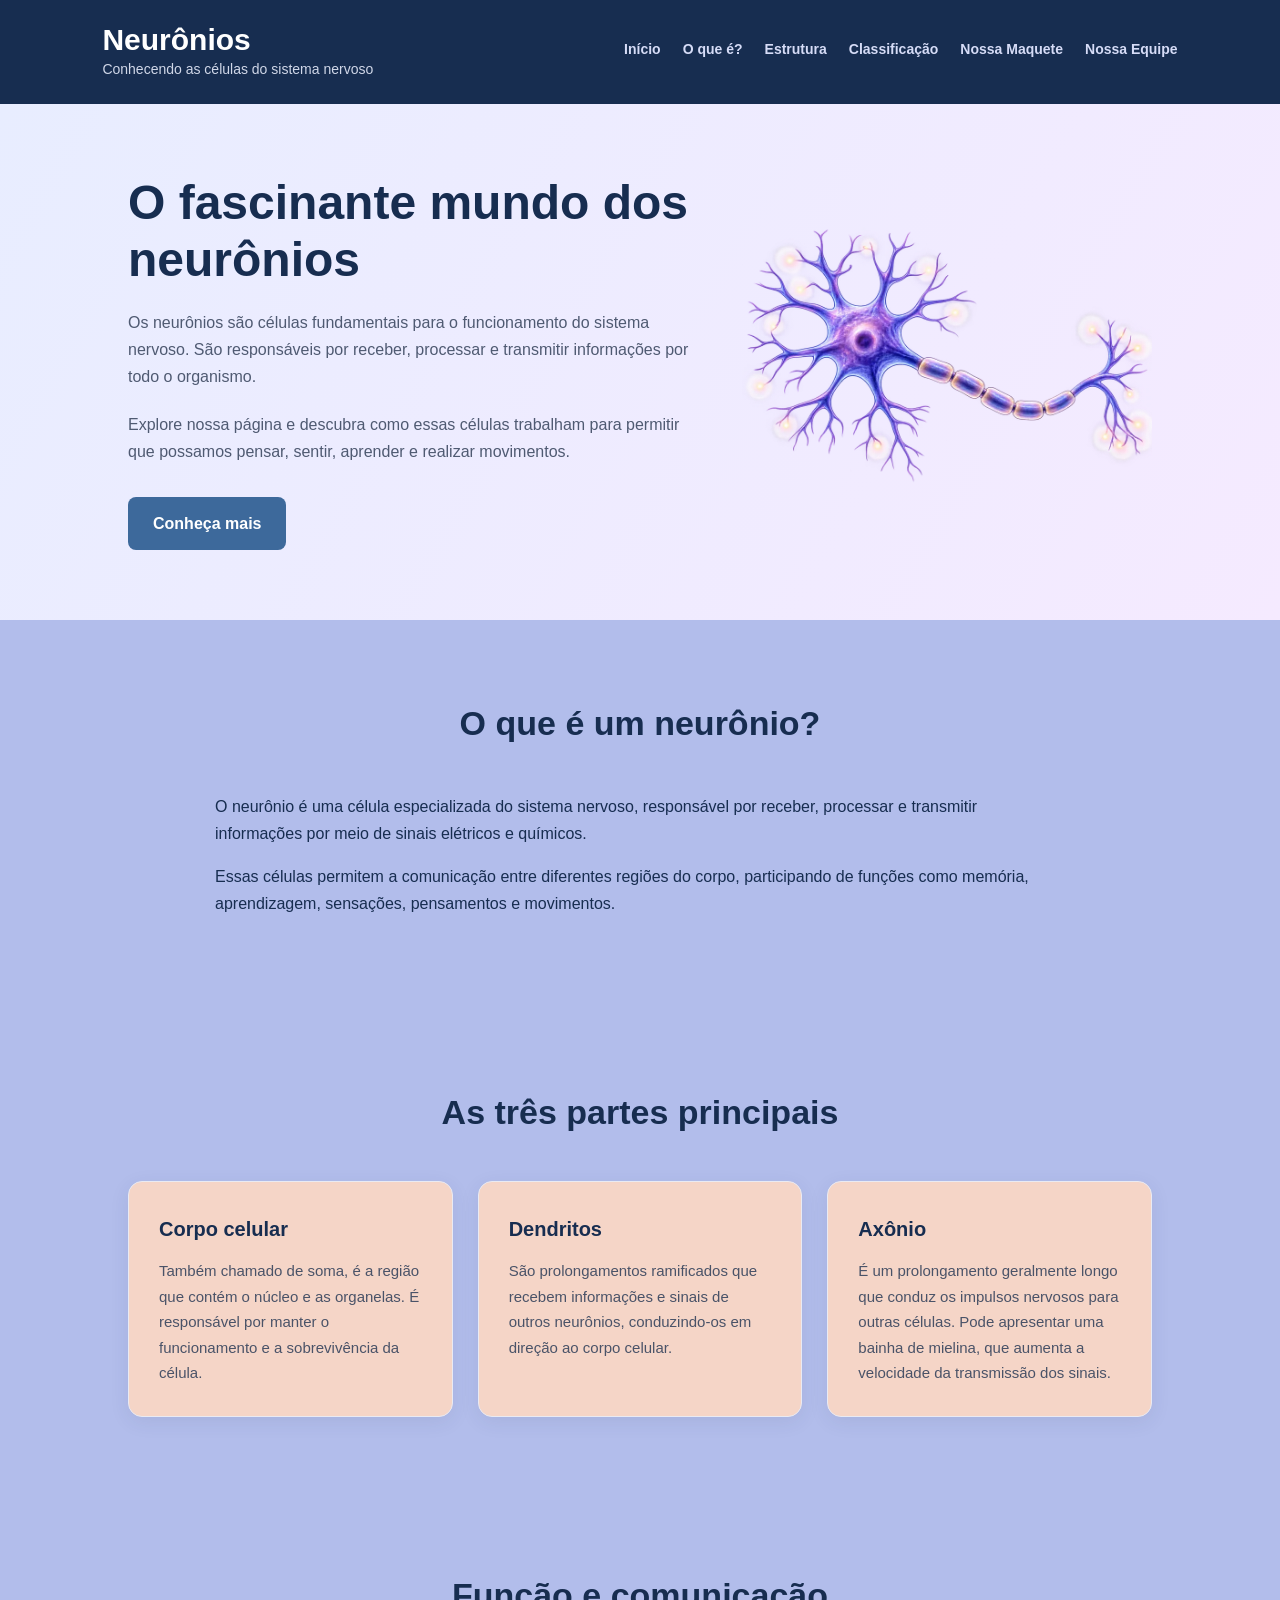
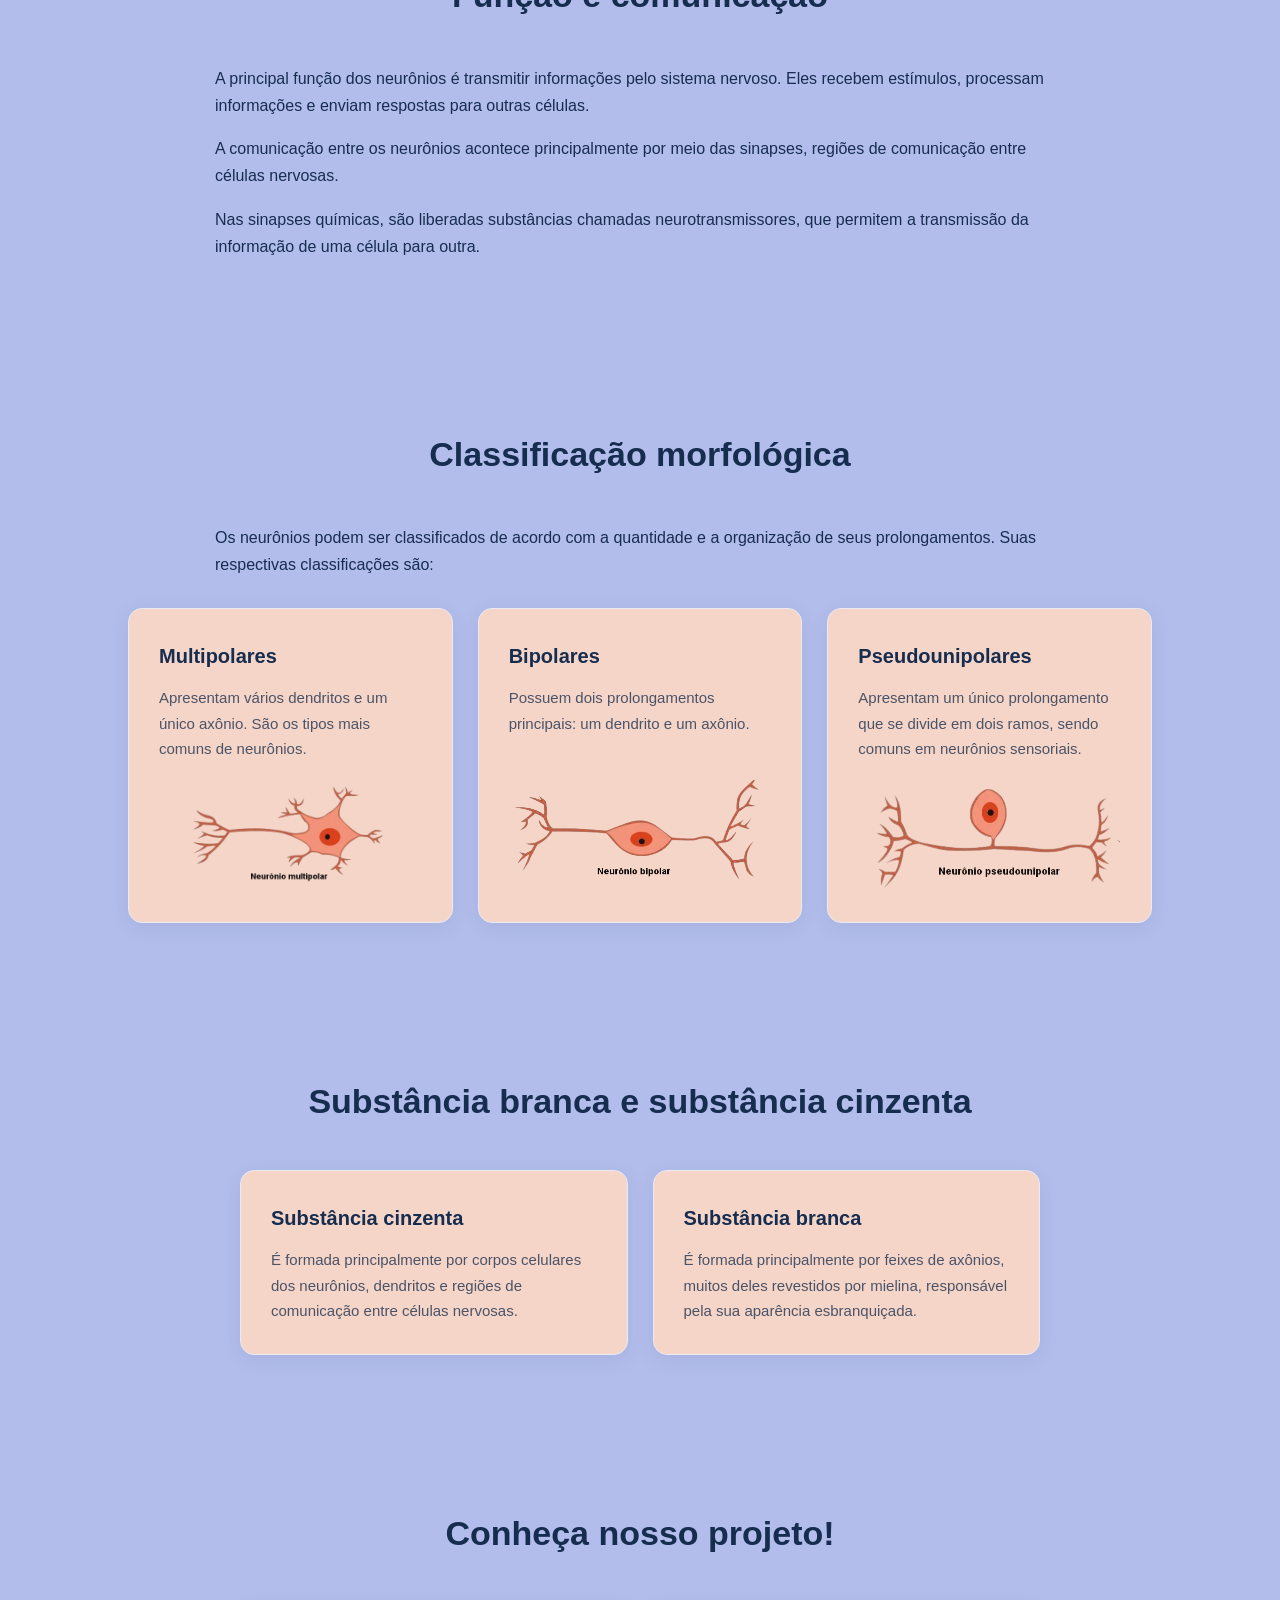
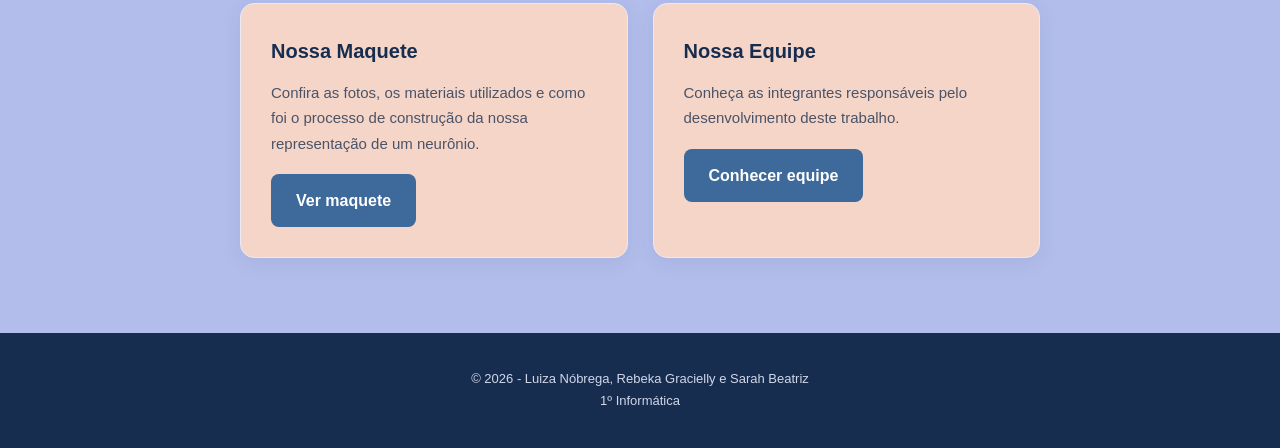
<file: index.html>
<!DOCTYPE html>
<html lang="pt-br">

<head>
    <meta charset="UTF-8">
    <meta name="viewport" content="width=device-width, initial-scale=1.0">
    <title>Neurônios | Sistema Nervoso</title>

    <link rel="stylesheet" href="base.css">
    <link rel="stylesheet" href="home.css">
</head>

<body>

    <!-- CABEÇALHO -->
    <header class="topo">
        <div class="logo">
            <h1>Neurônios</h1>
            <p>Conhecendo as células do sistema nervoso</p>
        </div>

        <nav class="menu" aria-label="Menu principal">
            <a href="#inicio">Início</a>
            <a href="#sobre">O que é?</a>
            <a href="#partes">Estrutura</a>
            <a href="#classificacao">Classificação</a>
            <a href="maquete.html">Nossa Maquete</a>
            <a href="equipe.html">Nossa Equipe</a>
        </nav>
    </header>

    <main>

        <!-- APRESENTAÇÃO PRINCIPAL -->
        <section class="inicio" id="inicio">
            <div class="inicio-texto">
                <h2>O fascinante mundo dos neurônios</h2>

                <p>
                    Os neurônios são células fundamentais para o funcionamento
                    do sistema nervoso. São responsáveis por receber,
                    processar e transmitir informações por todo o organismo.
                </p>

                <p>
                    Explore nossa página e descubra como essas células
                    trabalham para permitir que possamos pensar, sentir,
                    aprender e realizar movimentos.
                </p>

                <a href="#sobre" class="botao">Conheça mais</a>
            </div>

            <div class="inicio-imagem">
                <img src="neuronio.webp" width="900" height="600"
                     alt="Ilustração de um neurônio">
            </div>
        </section>


        <!-- O QUE É UM NEURÔNIO -->
        <section class="secao" id="sobre">
            <h2 class="titulo-secao">O que é um neurônio?</h2>

            <p>
                O neurônio é uma célula especializada do sistema nervoso,
                responsável por receber, processar e transmitir informações
                por meio de sinais elétricos e químicos.
            </p>

            <p>
                Essas células permitem a comunicação entre diferentes
                regiões do corpo, participando de funções como memória,
                aprendizagem, sensações, pensamentos e movimentos.
            </p>
        </section>


        <!-- PARTES DO NEURÔNIO -->
        <section class="secao" id="partes">
            <h2 class="titulo-secao">As três partes principais</h2>

            <div class="grade-cartoes">
                <article class="cartao">
                    <h3>Corpo celular</h3>
                    <p>
                        Também chamado de soma, é a região que contém
                        o núcleo e as organelas. É responsável por
                        manter o funcionamento e a sobrevivência
                        da célula.
                    </p>
                </article>

                <article class="cartao">
                    <h3>Dendritos</h3>
                    <p>
                        São prolongamentos ramificados que recebem
                        informações e sinais de outros neurônios,
                        conduzindo-os em direção ao corpo celular.
                    </p>
                </article>

                <article class="cartao">
                    <h3>Axônio</h3>
                    <p>
                        É um prolongamento geralmente longo que
                        conduz os impulsos nervosos para outras
                        células. Pode apresentar uma bainha de
                        mielina, que aumenta a velocidade da
                        transmissão dos sinais.
                    </p>
                </article>
            </div>
        </section>


        <!-- FUNÇÃO E COMUNICAÇÃO -->
        <section class="secao" id="comunicacao">
            <h2 class="titulo-secao">Função e comunicação</h2>

            <p>
                A principal função dos neurônios é transmitir informações
                pelo sistema nervoso. Eles recebem estímulos, processam
                informações e enviam respostas para outras células.
            </p>

            <p>
                A comunicação entre os neurônios acontece principalmente
                por meio das sinapses, regiões de comunicação entre
                células nervosas.
            </p>

            <p>
                Nas sinapses químicas, são liberadas substâncias chamadas
                neurotransmissores, que permitem a transmissão da
                informação de uma célula para outra.
            </p>
        </section>


        <!-- CLASSIFICAÇÃO MORFOLÓGICA -->
        <section class="secao" id="classificacao">
            <h2 class="titulo-secao">Classificação morfológica</h2>

            <p>
                Os neurônios podem ser classificados de acordo com a
                quantidade e a organização de seus prolongamentos.
                Suas respectivas classificações são:
            </p>

            <div class="grade-cartoes">
                <article class="cartao">
                    <h3>Multipolares</h3>
                    <p>
                        Apresentam vários dendritos e um único axônio.
                        São os tipos mais comuns de neurônios.
                    </p>
                    <img src="multipolar.png" width="500" height="252"
                         alt="Esquema de um neurônio multipolar" loading="lazy">
                </article>

                <article class="cartao">
                    <h3>Bipolares</h3>
                    <p>
                        Possuem dois prolongamentos principais:
                        um dendrito e um axônio.
                    </p>
                    <img src="bipolar.png" width="500" height="222"
                         alt="Esquema de um neurônio bipolar" loading="lazy">
                </article>

                <article class="cartao">
                    <h3>Pseudounipolares</h3>
                    <p>
                        Apresentam um único prolongamento que se
                        divide em dois ramos, sendo comuns em
                        neurônios sensoriais.
                    </p>
                    <img src="pseudounipolar.png" width="474" height="203"
                         alt="Esquema de um neurônio pseudounipolar" loading="lazy">
                </article>
            </div>
        </section>


        <!-- SUBSTÂNCIA BRANCA E CINZENTA -->
        <section class="secao" id="substancias">
            <h2 class="titulo-secao">Substância branca e substância cinzenta</h2>

            <div class="grade-cartoes grade-cartoes--2">
                <article class="cartao">
                    <h3>Substância cinzenta</h3>
                    <p>
                        É formada principalmente por corpos celulares
                        dos neurônios, dendritos e regiões de comunicação
                        entre células nervosas.
                    </p>
                </article>

                <article class="cartao">
                    <h3>Substância branca</h3>
                    <p>
                        É formada principalmente por feixes de axônios,
                        muitos deles revestidos por mielina, responsável
                        pela sua aparência esbranquiçada.
                    </p>
                </article>
            </div>
        </section>


        <!-- ACESSO ÀS OUTRAS PÁGINAS -->
        <section class="secao" id="projeto">
            <h2 class="titulo-secao">Conheça nosso projeto!</h2>

            <div class="grade-cartoes grade-cartoes--2">
                <article class="cartao">
                    <h3>Nossa Maquete</h3>
                    <p>
                        Confira as fotos, os materiais utilizados
                        e como foi o processo de construção da
                        nossa representação de um neurônio.
                    </p>
                    <a href="maquete.html" class="botao">Ver maquete</a>
                </article>

                <article class="cartao">
                    <h3>Nossa Equipe</h3>
                    <p>
                        Conheça as integrantes responsáveis pelo
                        desenvolvimento deste trabalho.
                    </p>
                    <a href="equipe.html" class="botao">Conhecer equipe</a>
                </article>
            </div>
        </section>

    </main>

    <!-- RODAPÉ -->
    <footer class="rodape">
        <p>&copy; 2026 - Luiza Nóbrega, Rebeka Gracielly e Sarah Beatriz</p>
        <p>1º Informática</p>
    </footer>

</body>
</html>
</file>
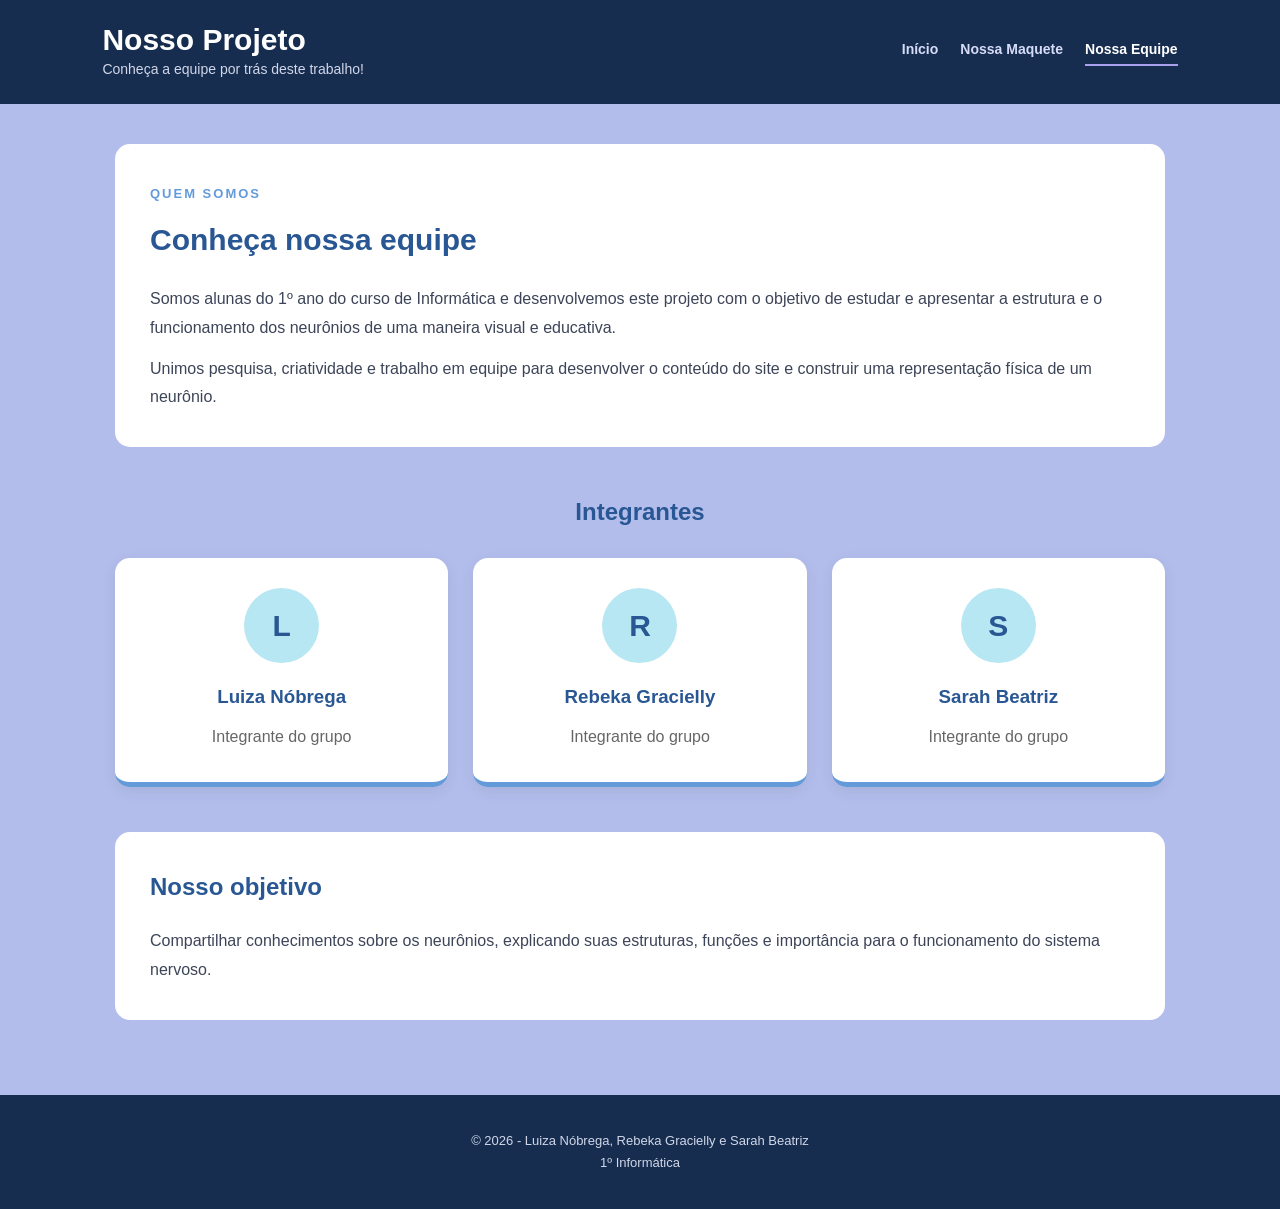
<file: equipe.html>
<!DOCTYPE html>
<html lang="pt-br">

<head>
    <meta charset="UTF-8">
    <meta name="viewport" content="width=device-width, initial-scale=1.0">
    <title>Sobre a Equipe | Neurônios</title>

    <link rel="stylesheet" href="base.css">
    <link rel="stylesheet" href="paginas.css">
</head>

<body>

    <header class="topo">
        <div class="logo">
            <h1>Nosso Projeto</h1>
            <p>Conheça a equipe por trás deste trabalho!</p>
        </div>

        <nav class="menu" aria-label="Menu principal">
            <a href="index.html">Início</a>
            <a href="maquete.html">Nossa Maquete</a>
            <a href="equipe.html" aria-current="page">Nossa Equipe</a>
        </nav>
    </header>

    <main class="pagina">

        <section class="introducao">
            <span class="subtitulo">QUEM SOMOS</span>
            <h2>Conheça nossa equipe</h2>

            <p>
                Somos alunas do 1º ano do curso de Informática
                e desenvolvemos este projeto com o objetivo de
                estudar e apresentar a estrutura e o funcionamento
                dos neurônios de uma maneira visual e educativa.
            </p>

            <p>
                Unimos pesquisa, criatividade e trabalho em equipe
                para desenvolver o conteúdo do site e construir
                uma representação física de um neurônio.
            </p>
        </section>

        <section class="equipe">
            <h2>Integrantes</h2>

            <div class="cards-equipe">
                <article class="card-integrante">
                    <div class="icone-integrante" aria-hidden="true">L</div>
                    <h3>Luiza Nóbrega</h3>
                    <p>Integrante do grupo</p>
                </article>

                <article class="card-integrante">
                    <div class="icone-integrante" aria-hidden="true">R</div>
                    <h3>Rebeka Gracielly</h3>
                    <p>Integrante do grupo</p>
                </article>

                <article class="card-integrante">
                    <div class="icone-integrante" aria-hidden="true">S</div>
                    <h3>Sarah Beatriz</h3>
                    <p>Integrante do grupo</p>
                </article>
            </div>
        </section>

        <section class="objetivo">
            <h2>Nosso objetivo</h2>
            <p>
                Compartilhar conhecimentos sobre os neurônios,
                explicando suas estruturas, funções e importância
                para o funcionamento do sistema nervoso.
            </p>
        </section>

    </main>

    <footer class="rodape">
        <p>&copy; 2026 - Luiza Nóbrega, Rebeka Gracielly e Sarah Beatriz</p>
        <p>1º Informática</p>
    </footer>

</body>
</html>
</file>
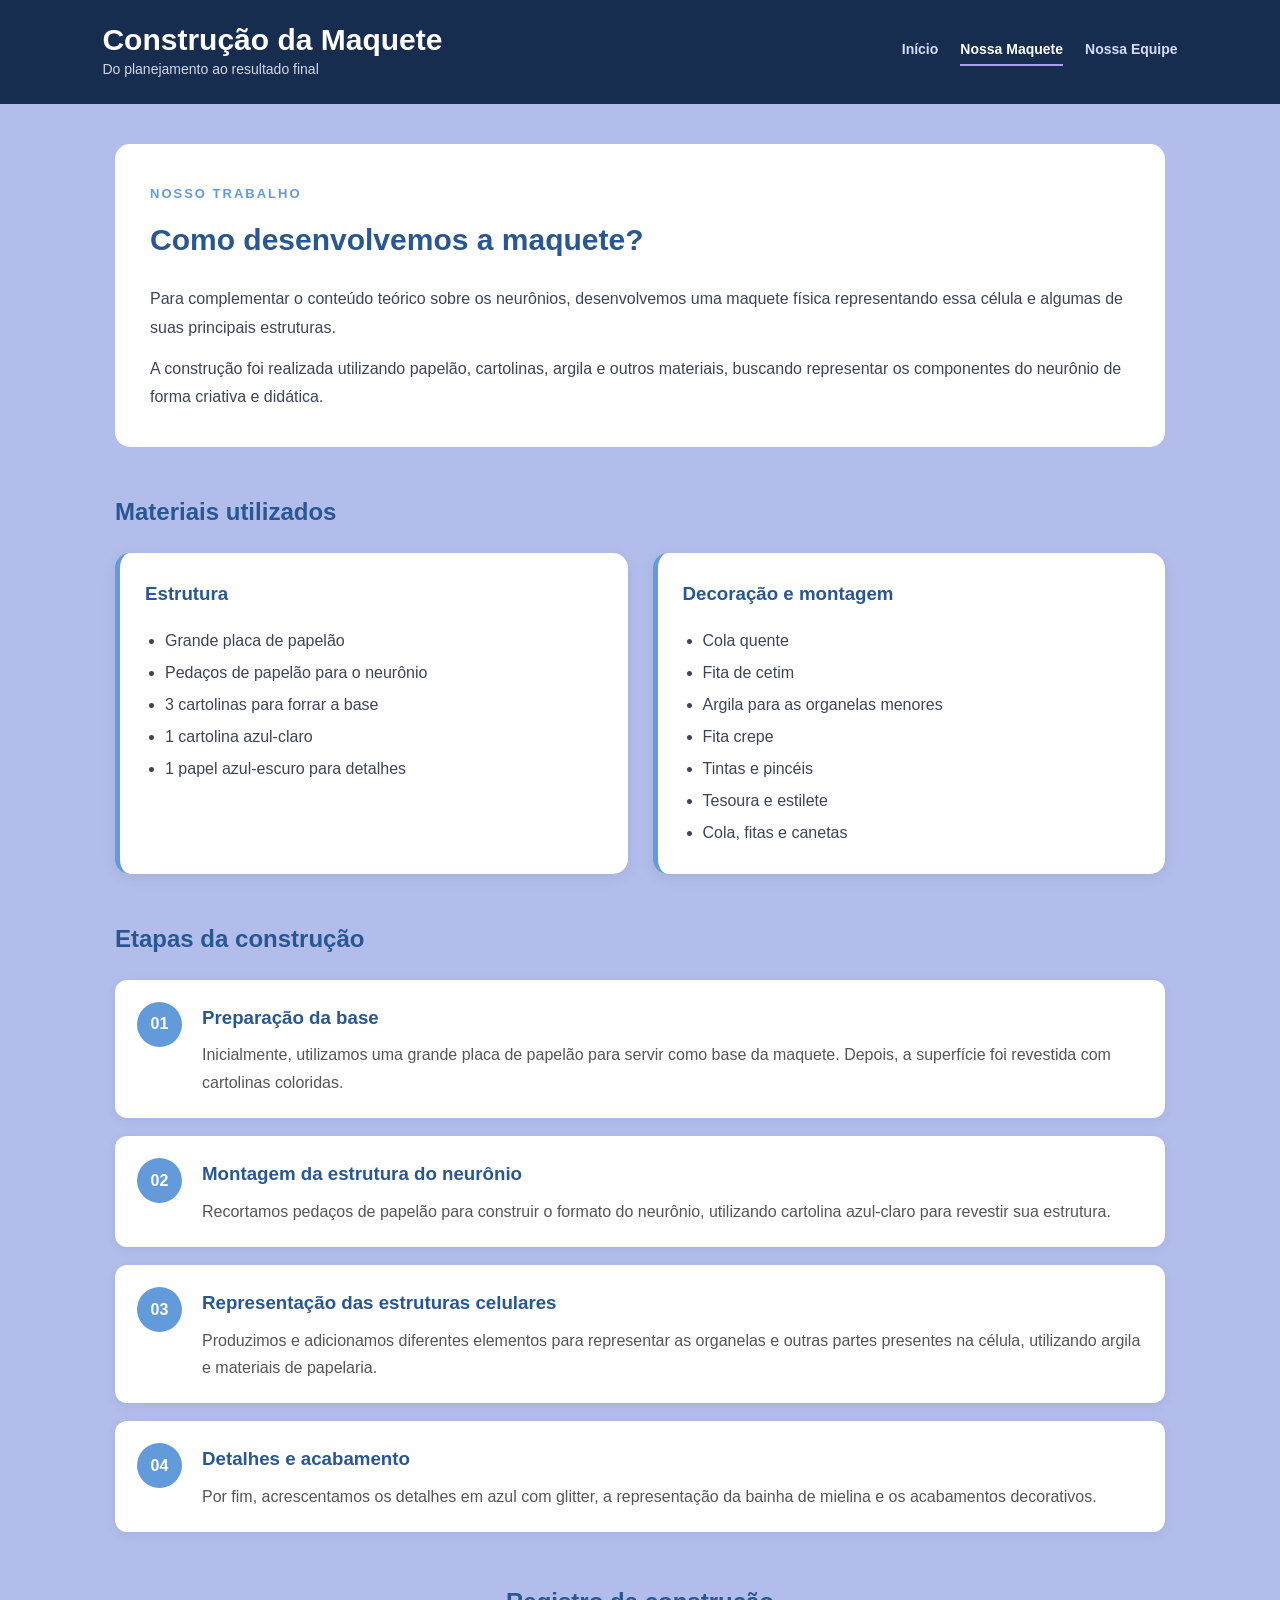
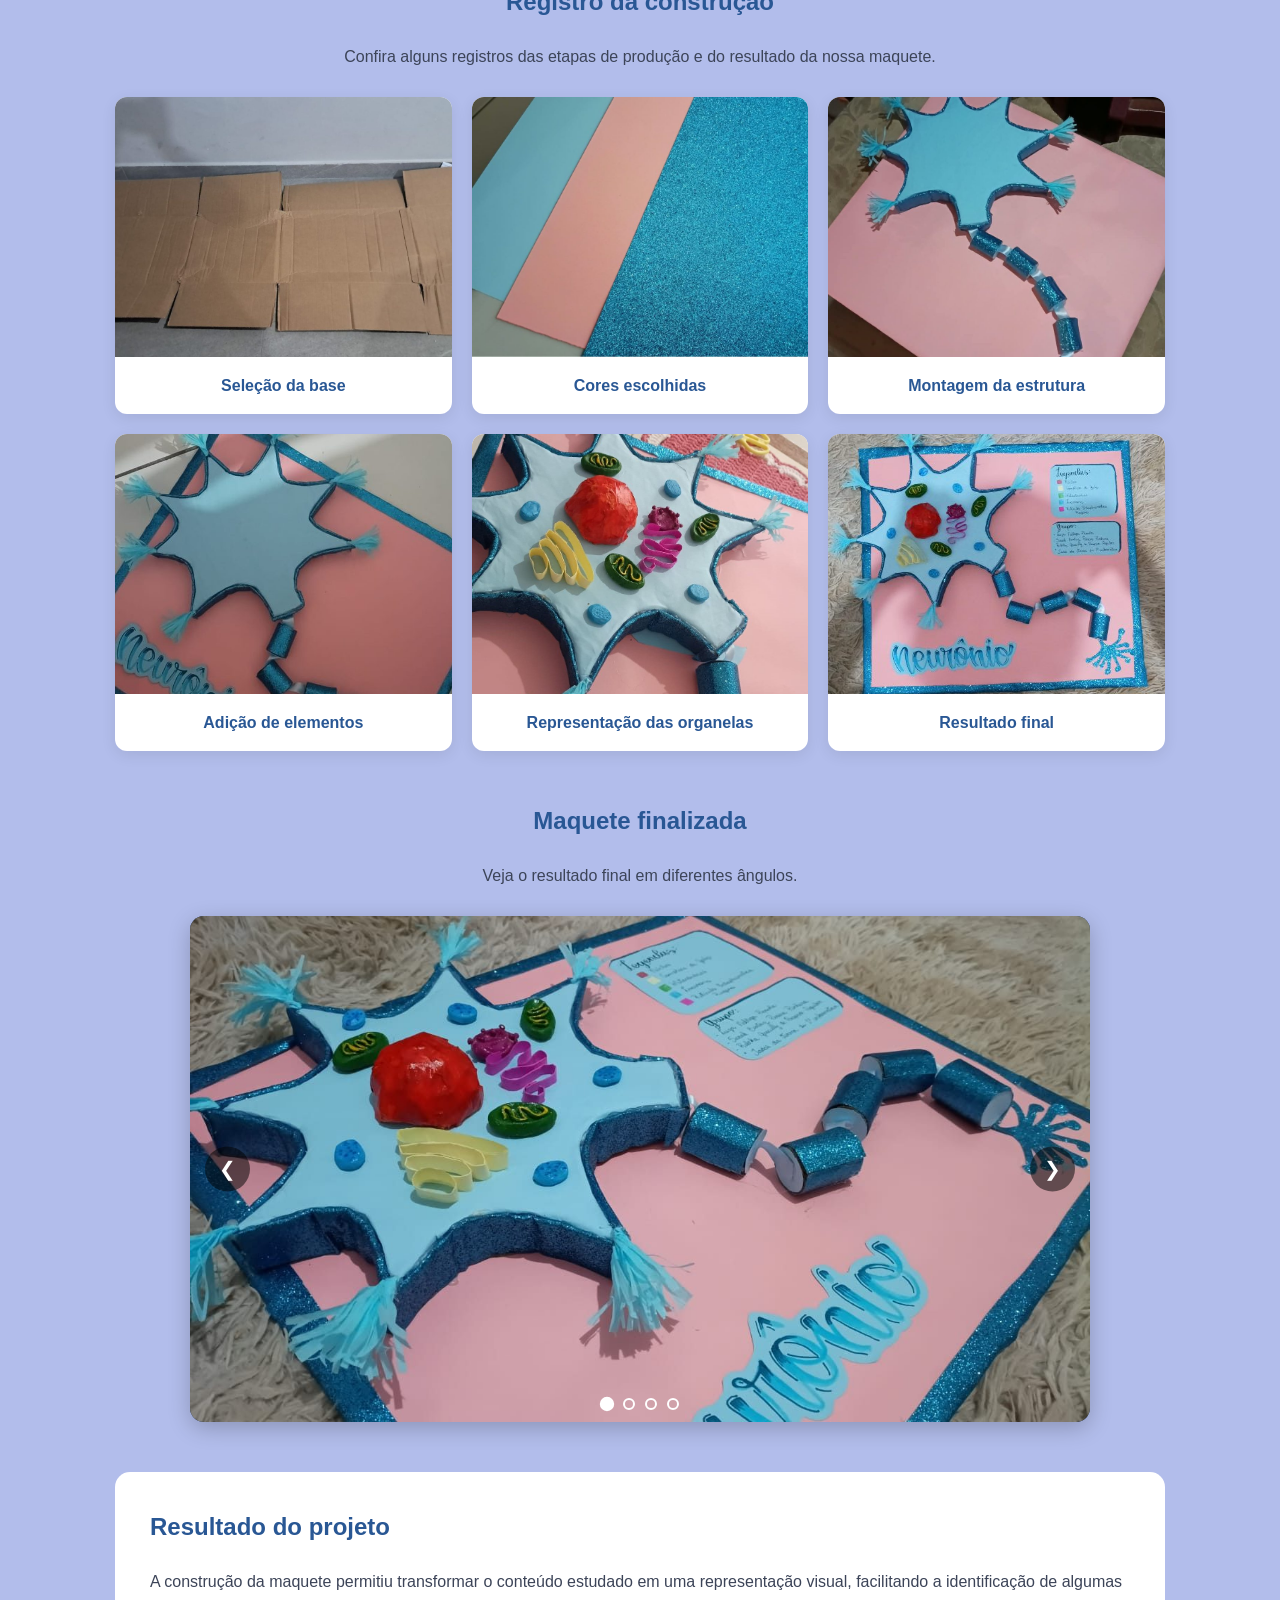
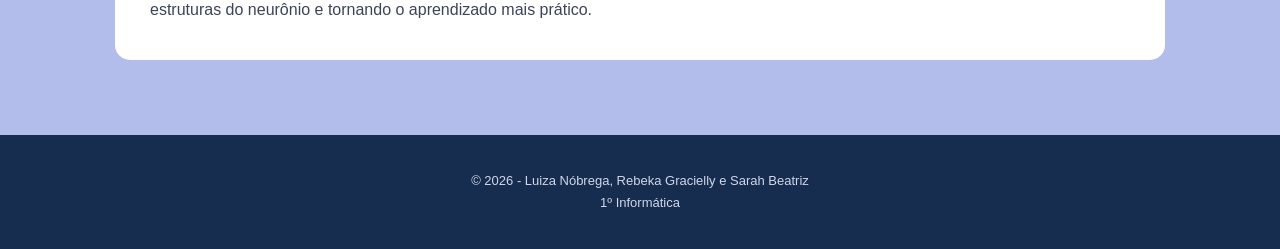
<file: maquete.html>
<!DOCTYPE html>
<html lang="pt-br">

<head>
    <meta charset="UTF-8">
    <meta name="viewport" content="width=device-width, initial-scale=1.0">
    <title>Construção da Maquete | Neurônios</title>

    <link rel="stylesheet" href="base.css">
    <link rel="stylesheet" href="paginas.css">
    <link rel="stylesheet" href="carrossel.css">
</head>

<body>

    <header class="topo">
        <div class="logo">
            <h1>Construção da Maquete</h1>
            <p>Do planejamento ao resultado final</p>
        </div>

        <nav class="menu" aria-label="Menu principal">
            <a href="index.html">Início</a>
            <a href="maquete.html" aria-current="page">Nossa Maquete</a>
            <a href="equipe.html">Nossa Equipe</a>
        </nav>
    </header>

    <main class="pagina">

        <section class="introducao">
            <span class="subtitulo">NOSSO TRABALHO</span>
            <h2>Como desenvolvemos a maquete?</h2>

            <p>
                Para complementar o conteúdo teórico sobre os neurônios,
                desenvolvemos uma maquete física representando essa
                célula e algumas de suas principais estruturas.
            </p>

            <p>
                A construção foi realizada utilizando papelão,
                cartolinas, argila e outros materiais, buscando
                representar os componentes do neurônio de forma
                criativa e didática.
            </p>
        </section>

        <section class="materiais">
            <h2>Materiais utilizados</h2>

            <div class="lista-materiais">
                <article class="material-card">
                    <h3>Estrutura</h3>
                    <ul>
                        <li>Grande placa de papelão</li>
                        <li>Pedaços de papelão para o neurônio</li>
                        <li>3 cartolinas para forrar a base</li>
                        <li>1 cartolina azul-claro</li>
                        <li>1 papel azul-escuro para detalhes</li>
                    </ul>
                </article>

                <article class="material-card">
                    <h3>Decoração e montagem</h3>
                    <ul>
                        <li>Cola quente</li>
                        <li>Fita de cetim</li>
                        <li>Argila para as organelas menores</li>
                        <li>Fita crepe</li>
                        <li>Tintas e pincéis</li>
                        <li>Tesoura e estilete</li>
                        <li>Cola, fitas e canetas</li>
                    </ul>
                </article>
            </div>
        </section>

        <section class="etapas">
            <h2>Etapas da construção</h2>

            <article class="etapa">
                <span class="etapa-numero">01</span>
                <div>
                    <h3>Preparação da base</h3>
                    <p>
                        Inicialmente, utilizamos uma grande placa de
                        papelão para servir como base da maquete.
                        Depois, a superfície foi revestida com
                        cartolinas coloridas.
                    </p>
                </div>
            </article>

            <article class="etapa">
                <span class="etapa-numero">02</span>
                <div>
                    <h3>Montagem da estrutura do neurônio</h3>
                    <p>
                        Recortamos pedaços de papelão para construir
                        o formato do neurônio, utilizando cartolina
                        azul-claro para revestir sua estrutura.
                    </p>
                </div>
            </article>

            <article class="etapa">
                <span class="etapa-numero">03</span>
                <div>
                    <h3>Representação das estruturas celulares</h3>
                    <p>
                        Produzimos e adicionamos diferentes elementos
                        para representar as organelas e outras partes
                        presentes na célula, utilizando argila e
                        materiais de papelaria.
                    </p>
                </div>
            </article>

            <article class="etapa">
                <span class="etapa-numero">04</span>
                <div>
                    <h3>Detalhes e acabamento</h3>
                    <p>
                        Por fim, acrescentamos os detalhes em azul
                        com glitter, a representação da bainha de
                        mielina e os acabamentos decorativos.
                    </p>
                </div>
            </article>
        </section>

        <section class="galeria">
            <h2>Registro da construção</h2>
            <p>
                Confira alguns registros das etapas de produção
                e do resultado da nossa maquete.
            </p>

            <div class="fotos-maquete">
                <figure>
                    <img src="etapa-1.jpg"
                         alt="Placas de papelão que serviram de base da maquete" loading="lazy">
                    <figcaption>Seleção da base</figcaption>
                </figure>

                <figure>
                    <img src="etapa-2.jpg"
                         alt="Cartolinas azul-claro, rosa e azul com glitter" loading="lazy">
                    <figcaption>Cores escolhidas</figcaption>
                </figure>

                <figure>
                    <img src="etapa-3.jpg"
                         alt="Estrutura do neurônio montada sobre a base rosa" loading="lazy">
                    <figcaption>Montagem da estrutura</figcaption>
                </figure>

                <figure>
                    <img src="etapa-4.jpg"
                         alt="Neurônio com o título e os detalhes sendo adicionados" loading="lazy">
                    <figcaption>Adição de elementos</figcaption>
                </figure>

                <figure>
                    <img src="etapa-5.jpg"
                         alt="Organelas de argila sobre o corpo celular do neurônio" loading="lazy">
                    <figcaption>Representação das organelas</figcaption>
                </figure>

                <figure>
                    <img src="etapa-6.jpg"
                         alt="Maquete do neurônio finalizada" loading="lazy">
                    <figcaption>Resultado final</figcaption>
                </figure>
            </div>
        </section>

        <section class="carrossel-secao">
            <h2>Maquete finalizada</h2>
            <p>Veja o resultado final em diferentes ângulos.</p>

            <div class="carrossel" role="region" aria-roledescription="carrossel"
                 aria-label="Fotos da maquete finalizada" tabindex="0">

                <div class="carrossel-janela">
                    <div class="carrossel-trilho">
                        <figure class="carrossel-slide">
                            <img src="maquete-1.jpg" loading="lazy"
                                 alt="Maquete do neurônio vista de lado">
                        </figure>
                        <figure class="carrossel-slide">
                            <img src="maquete-2.jpg" loading="lazy"
                                 alt="Maquete do neurônio vista em ângulo, com a legenda das organelas">
                        </figure>
                        <figure class="carrossel-slide">
                            <img src="maquete-3.jpg" loading="lazy"
                                 alt="Detalhe do corpo celular e do axônio da maquete">
                        </figure>
                        <figure class="carrossel-slide">
                            <img src="maquete-4.jpg" loading="lazy"
                                 alt="Maquete do neurônio vista de cima">
                        </figure>
                    </div>
                </div>

                <button type="button" class="carrossel-botao carrossel-anterior"
                        aria-label="Imagem anterior">&#10094;</button>
                <button type="button" class="carrossel-botao carrossel-proximo"
                        aria-label="Próxima imagem">&#10095;</button>

                <div class="carrossel-pontos"></div>
            </div>
        </section>

        <section class="conclusao">
            <h2>Resultado do projeto</h2>
            <p>
                A construção da maquete permitiu transformar
                o conteúdo estudado em uma representação visual,
                facilitando a identificação de algumas estruturas
                do neurônio e tornando o aprendizado mais prático.
            </p>
        </section>

    </main>

    <footer class="rodape">
        <p>&copy; 2026 - Luiza Nóbrega, Rebeka Gracielly e Sarah Beatriz</p>
        <p>1º Informática</p>
    </footer>

    <script src="carrossel.js" defer></script>
</body>
</html>
</file>
<file: base.css>
/* ==========================================================
   BASE — estilos compartilhados por todas as páginas
   (reset, tipografia, cabeçalho, menu, botões e rodapé)
========================================================== */

:root {
    --azul-escuro: #172d50;
    --azul-medio: #3d699b;
    --azul-titulo: #295794;
    --azul-claro: #639bda;
    --lilas: #a9a0ed;
    --fundo-pagina: #b2bdeb;
    --texto: #26324d;
    --texto-suave: #4a5368;
    --branco: #ffffff;
    --raio: 14px;
    --sombra: 0 5px 20px rgba(40, 48, 90, 0.08);
}

*,
*::before,
*::after {
    margin: 0;
    padding: 0;
    box-sizing: border-box;
}

html {
    scroll-behavior: smooth;
    scroll-padding-top: 20px;
}

body {
    font-family: 'Segoe UI', Arial, sans-serif;
    background-color: var(--fundo-pagina);
    color: var(--texto);
    line-height: 1.7;
    min-height: 100vh;
    display: flex;
    flex-direction: column;
}

main {
    flex: 1;
}

/* Nenhuma imagem do site ultrapassa o tamanho do seu contêiner */
img {
    max-width: 100%;
    height: auto;
    display: block;
}

a {
    text-decoration: none;
}

a:focus-visible,
button:focus-visible {
    outline: 3px solid var(--lilas);
    outline-offset: 3px;
}

@media (prefers-reduced-motion: reduce) {
    html { scroll-behavior: auto; }
    * { transition: none !important; }
}

/* ==========================================================
   CABEÇALHO E MENU
========================================================== */

.topo {
    background-color: var(--azul-escuro);
    color: var(--branco);
    padding: 22px 8%;
    display: flex;
    justify-content: space-between;
    align-items: center;
    gap: 20px;
    flex-wrap: wrap;
}

.topo h1 {
    font-size: 30px;
    line-height: 1.2;
}

.topo p {
    color: #d0d7e8;
    font-size: 14px;
}

.menu {
    display: flex;
    gap: 22px;
    flex-wrap: wrap;
    align-items: center;
}

.menu a {
    color: #d6dcf7;
    font-size: 14px;
    font-weight: 600;
    padding-bottom: 2px;
    border-bottom: 2px solid transparent;
    transition: color 0.3s, border-color 0.3s;
}

.menu a:hover,
.menu a[aria-current="page"] {
    color: var(--branco);
    border-bottom-color: var(--lilas);
}

/* ==========================================================
   BOTÕES
========================================================== */

.botao {
    display: inline-block;
    background: var(--azul-medio);
    color: var(--branco);
    padding: 13px 25px;
    border-radius: 8px;
    font-weight: bold;
    margin-top: 12px;
    transition: background 0.3s, transform 0.3s;
}

.botao:hover {
    background: var(--azul-escuro);
    transform: translateY(-3px);
}

/* ==========================================================
   RODAPÉ
========================================================== */

.rodape {
    background: var(--azul-escuro);
    color: var(--branco);
    text-align: center;
    padding: 35px 15px;
}

.rodape p {
    color: #d0d7e8;
    font-size: 13px;
}

/* ==========================================================
   RESPONSIVIDADE
========================================================== */

@media (max-width: 900px) {
    .topo {
        flex-direction: column;
        text-align: center;
    }

    .menu {
        justify-content: center;
        gap: 15px;
    }
}

@media (max-width: 600px) {
    .topo { padding: 20px 5%; }
    .topo h1 { font-size: 26px; }
    .menu { gap: 12px 18px; }
    .menu a { font-size: 12px; }
    .rodape { padding: 28px 15px; }
}

@media (max-width: 380px) {
    .menu { gap: 10px; }
    .menu a { font-size: 11px; }
    .botao { padding: 11px 18px; font-size: 13px; }
}
</file>
<file: home.css>
/* ==========================================================
   HOME (index.html)
========================================================== */

/* ---------- Apresentação inicial ---------- */

.inicio {
    min-height: 490px;
    padding: 70px 10%;
    display: flex;
    align-items: center;
    justify-content: space-between;
    gap: 50px;
    background: linear-gradient(120deg, #e8edff, #f5eaff);
}

.inicio-texto {
    max-width: 570px;
    flex: 1;
}

.inicio h2 {
    font-size: clamp(30px, 5vw, 48px);
    line-height: 1.2;
    margin: 0 0 20px;
    color: var(--azul-escuro);
}

.inicio p {
    color: #4f5a72;
    margin-bottom: 20px;
}

.inicio-imagem {
    width: 40%;
    display: flex;
    justify-content: center;
    align-items: center;
}

.inicio-imagem img {
    width: 100%;
    max-width: 420px;
    object-fit: contain;
}

/* ---------- Seções ---------- */

.secao {
    padding: 75px 10%;
}

.secao > p {
    max-width: 850px;
    margin: 0 auto 16px;
    color: var(--azul-escuro);
}

.titulo-secao {
    text-align: center;
    margin-bottom: 40px;
    color: var(--azul-escuro);
    font-size: clamp(25px, 4vw, 34px);
}

/* ---------- Cartões ---------- */

.grade-cartoes {
    display: grid;
    grid-template-columns: repeat(3, 1fr);
    gap: 25px;
    margin-top: 30px;
}

/* Grade com apenas 2 cartões: centralizada, sem colunas vazias */
.grade-cartoes--2 {
    grid-template-columns: repeat(2, 1fr);
    max-width: 800px;
    margin-left: auto;
    margin-right: auto;
}

.cartao {
    background: #f5d5c7;
    padding: 30px;
    border-radius: var(--raio);
    box-shadow: var(--sombra);
    border: 1px solid #e9eaf3;
    transition: transform 0.3s, box-shadow 0.3s;
    display: flex;
    flex-direction: column;
}

.cartao:hover {
    transform: translateY(-6px);
    box-shadow: 0 10px 25px rgba(40, 48, 90, 0.15);
}

.cartao h3 {
    color: var(--azul-escuro);
    margin: 0 0 12px;
    font-size: 20px;
}

.cartao p {
    color: var(--texto-suave);
    font-size: 15px;
}

/* Imagens dentro dos cartões: tamanho uniforme e alinhadas ao fundo */
.cartao img {
    width: 100%;
    max-width: 260px;
    height: 130px;
    object-fit: contain;
    margin: auto auto 0;
    padding-top: 18px;
}

.cartao .botao {
    align-self: flex-start;
    margin-top: auto;
}

.cartao p + .botao {
    margin-top: 18px;
}

/* ---------- Responsividade ---------- */

@media (max-width: 900px) {
    .inicio {
        flex-direction: column;
        text-align: center;
        padding: 55px 7%;
    }

    .inicio-texto { max-width: 100%; }
    .inicio-imagem { width: 100%; }
    .inicio-imagem img { max-width: 340px; }

    .secao { padding: 60px 7%; }

    .grade-cartoes { grid-template-columns: repeat(2, 1fr); }
}

@media (max-width: 600px) {
    .inicio { padding: 45px 6%; gap: 25px; }
    .inicio h2 { font-size: 30px; }
    .inicio-imagem img { max-width: 280px; }

    .secao { padding: 50px 6%; }
    .titulo-secao { margin-bottom: 30px; }

    .grade-cartoes,
    .grade-cartoes--2 {
        grid-template-columns: 1fr;
        gap: 18px;
    }

    .cartao { padding: 25px; }
}

@media (max-width: 380px) {
    .inicio h2 { font-size: 26px; }
    .cartao { padding: 20px; }
}
</file>
<file: paginas.css>
/* ==========================================================
   PÁGINAS INTERNAS (maquete.html e equipe.html)
========================================================== */

.pagina {
    width: 100%;
    max-width: 1100px;
    margin: 0 auto;
    padding: 40px 25px;
}

.pagina h2 {
    color: var(--azul-titulo);
    margin-bottom: 20px;
}

.pagina p {
    color: #3c4458;
    line-height: 1.8;
}

/* ---------- Blocos de texto ---------- */

.introducao,
.objetivo,
.conclusao {
    background-color: var(--branco);
    padding: 35px;
    border-radius: 15px;
    margin-bottom: 35px;
}

.introducao h2 {
    font-size: 30px;
    margin-top: 8px;
}

.introducao p {
    margin-top: 12px;
}

.subtitulo {
    color: var(--azul-claro);
    font-size: 13px;
    font-weight: bold;
    letter-spacing: 2px;
}

/* ==========================================================
   EQUIPE
========================================================== */

.equipe {
    text-align: center;
    margin: 45px 0;
}

.cards-equipe {
    display: grid;
    grid-template-columns: repeat(3, 1fr);
    gap: 25px;
    margin-top: 25px;
}

.card-integrante {
    background-color: var(--branco);
    padding: 30px 15px;
    border-radius: 15px;
    box-shadow: 0 4px 15px #00000012;
    border-bottom: 5px solid var(--azul-claro);
    transition: transform 0.3s;
}

.card-integrante:hover {
    transform: translateY(-5px);
}

.icone-integrante {
    background-color: #b7e7f2;
    color: var(--azul-titulo);
    width: 75px;
    height: 75px;
    border-radius: 50%;
    display: flex;
    align-items: center;
    justify-content: center;
    font-size: 30px;
    font-weight: bold;
    margin: 0 auto 18px;
}

.card-integrante h3 {
    color: var(--azul-titulo);
    margin-bottom: 10px;
}

.card-integrante p {
    color: #666;
}

/* ==========================================================
   MAQUETE — materiais e etapas
========================================================== */

.materiais,
.etapas {
    margin: 45px 0;
}

.lista-materiais {
    display: grid;
    grid-template-columns: repeat(2, 1fr);
    gap: 25px;
}

.material-card {
    background-color: var(--branco);
    padding: 25px;
    border-radius: 15px;
    box-shadow: 0 4px 15px #00000012;
    border-left: 5px solid var(--azul-claro);
}

.material-card h3 {
    color: var(--azul-titulo);
    margin-bottom: 15px;
}

.material-card ul {
    padding-left: 20px;
    line-height: 2;
    color: #3c4458;
}

.etapa {
    display: flex;
    align-items: flex-start;
    gap: 20px;
    background-color: var(--branco);
    padding: 22px;
    margin: 18px 0;
    border-radius: 12px;
    box-shadow: 0 3px 12px #00000010;
}

.etapa-numero {
    background-color: var(--azul-claro);
    color: var(--branco);
    min-width: 45px;
    height: 45px;
    border-radius: 50%;
    display: flex;
    align-items: center;
    justify-content: center;
    font-weight: bold;
}

.etapa h3 {
    color: var(--azul-titulo);
    margin-bottom: 8px;
}

.etapa p {
    line-height: 1.7;
    color: #555;
}

/* ==========================================================
   MAQUETE — galeria de fotos
========================================================== */

.galeria {
    margin: 50px 0;
    text-align: center;
}

.galeria > p {
    margin-bottom: 25px;
}

.fotos-maquete {
    display: grid;
    grid-template-columns: repeat(3, 1fr);
    gap: 20px;
}

.fotos-maquete figure {
    background-color: var(--branco);
    border-radius: 12px;
    overflow: hidden;
    box-shadow: 0 4px 15px #00000015;
}

/* Todas as fotos com o mesmo tamanho, independentemente da proporção original */
.fotos-maquete img {
    width: 100%;
    height: 260px;
    object-fit: cover;
    object-position: center;
    transition: transform 0.3s;
}

.fotos-maquete img:hover {
    transform: scale(1.04);
}

.fotos-maquete figcaption {
    padding: 15px;
    color: var(--azul-titulo);
    font-weight: bold;
}

/* ==========================================================
   RESPONSIVIDADE
========================================================== */

@media (max-width: 768px) {
    .pagina { padding: 25px 15px; }

    .cards-equipe,
    .lista-materiais {
        grid-template-columns: 1fr;
    }

    .fotos-maquete { grid-template-columns: repeat(2, 1fr); }
    .fotos-maquete img { height: 220px; }

    .introducao,
    .objetivo,
    .conclusao { padding: 25px; }

    .introducao h2 { font-size: 24px; }
}

@media (max-width: 480px) {
    .fotos-maquete { grid-template-columns: 1fr; }
    .fotos-maquete img { height: 280px; }

    .etapa { gap: 12px; padding: 15px; }

    .introducao,
    .objetivo,
    .conclusao { padding: 20px; }
}
</file>
<file: carrossel.css>
/* ==========================================================
   CARROSSEL DE IMAGENS (maquete.html)
   Funciona em conjunto com js/carrossel.js
========================================================== */

.carrossel-secao {
    margin: 50px 0;
    text-align: center;
}

.carrossel-secao > p {
    margin-bottom: 25px;
}

.carrossel {
    position: relative;
    width: 100%;
    max-width: 900px;
    margin: 0 auto;
    border-radius: 14px;
    overflow: hidden;
    background-color: var(--azul-escuro);
    box-shadow: 0 6px 22px rgba(0, 0, 0, 0.22);
}

/* Janela de visualização com proporção fixa */
.carrossel-janela {
    overflow: hidden;
    aspect-ratio: 16 / 9;
    touch-action: pan-y;
}

/* Faixa que mantém todos os slides lado a lado */
.carrossel-trilho {
    display: flex;
    height: 100%;
    transition: transform 0.5s ease-in-out;
}

.carrossel-slide {
    flex: 0 0 100%;
    height: 100%;
    margin: 0;
}

/* "contain" mostra a foto inteira, sem cortar nem distorcer */
.carrossel-slide img {
    width: 100%;
    height: 100%;
    object-fit: contain;
    user-select: none;
    -webkit-user-drag: none;
}

/* Botões anterior / próximo */
.carrossel-botao {
    position: absolute;
    top: 50%;
    transform: translateY(-50%);
    width: 45px;
    height: 45px;
    border: none;
    border-radius: 50%;
    background-color: rgba(0, 0, 0, 0.5);
    color: var(--branco);
    font-size: 20px;
    line-height: 1;
    cursor: pointer;
    transition: background-color 0.3s;
    z-index: 2;
}

.carrossel-botao:hover {
    background-color: rgba(0, 0, 0, 0.8);
}

.carrossel-anterior { left: 15px; }
.carrossel-proximo  { right: 15px; }

/* Indicadores (bolinhas) */
.carrossel-pontos {
    position: absolute;
    left: 0;
    right: 0;
    bottom: 12px;
    display: flex;
    justify-content: center;
    gap: 10px;
    z-index: 2;
}

.carrossel-ponto {
    width: 12px;
    height: 12px;
    padding: 0;
    border: 2px solid var(--branco);
    border-radius: 50%;
    background: transparent;
    cursor: pointer;
    transition: background-color 0.3s, transform 0.3s;
}

.carrossel-ponto[aria-current="true"] {
    background-color: var(--branco);
    transform: scale(1.2);
}

@media (max-width: 600px) {
    .carrossel-janela { aspect-ratio: 4 / 3; }

    .carrossel-botao {
        width: 38px;
        height: 38px;
        font-size: 16px;
    }

    .carrossel-anterior { left: 8px; }
    .carrossel-proximo  { right: 8px; }
}
</file>
